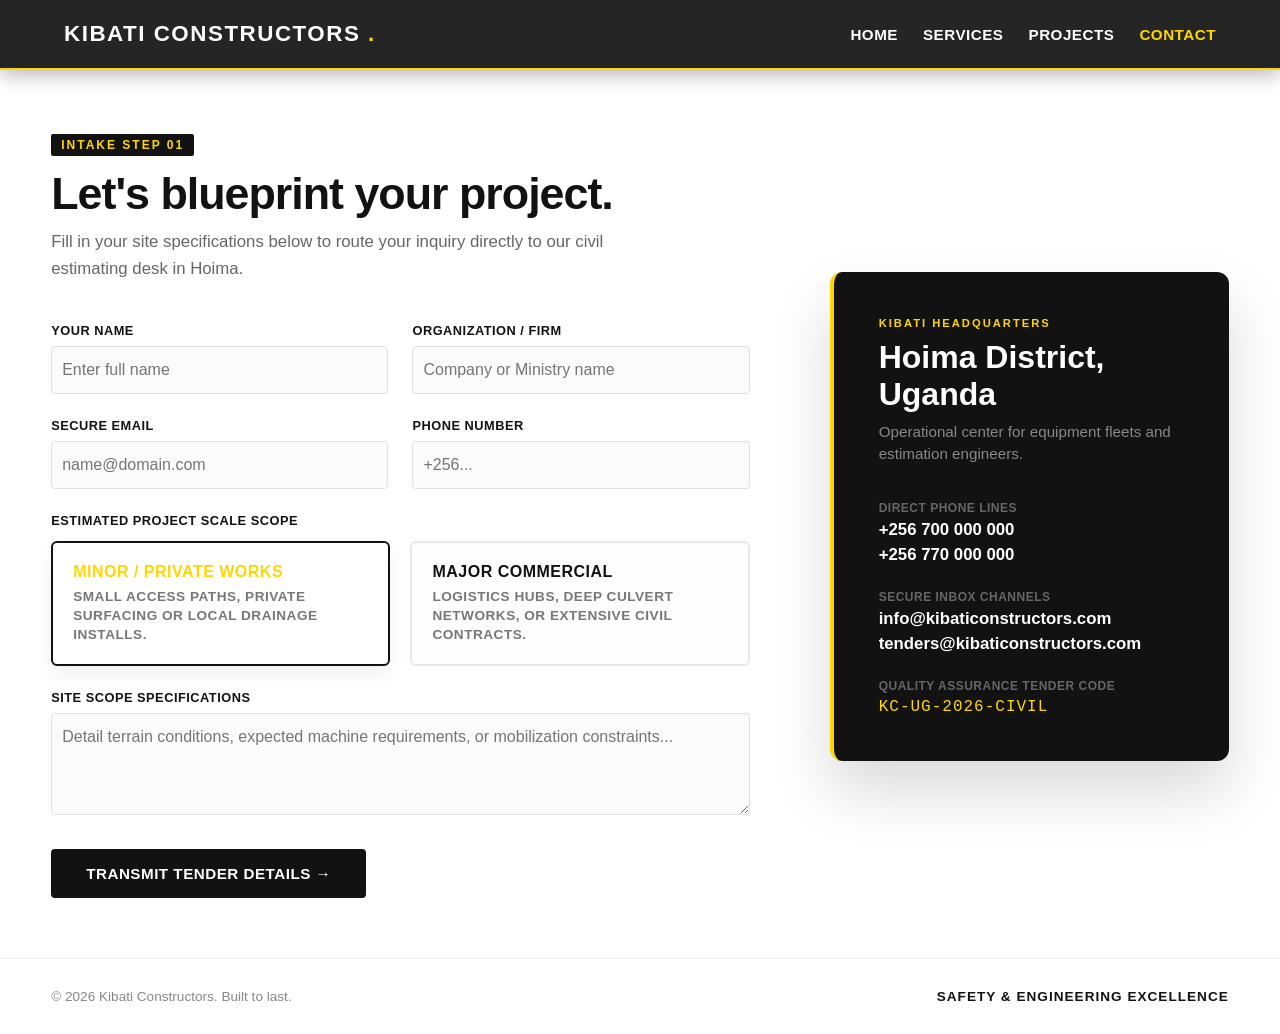
<file: KIBATI_CONSTRUCTORS_DEMO/contact.html>
<!DOCTYPE html>
<html lang="en">
<head>
  <meta charset="UTF-8">
  <meta name="viewport" content="width=device-width, initial-scale=1.0">
  <title>Tender Intake Console - Kibati Constructors</title>
  <link rel="stylesheet" href="style1.css">
  <link rel="stylesheet" href="contact.css">
</head>
<body>

  <!-- Navigation Bar -->
  <nav class="navbar">
    <div class="nav-logo">Kibati Constructors</div>
    <div class="nav-links">
      <a href="Homepage.php#hero">Home</a>
      <a href="services.php">Services</a>
      <a href="projects.php">Projects</a>
      <a href="reviews.php>Reviews</a>
      <a href="contact.html" style="color: var(--primary-gold); font-weight: 700;">Contact</a>
    </div>
  </nav>

  <!-- Clean, Spacious White Workspace Sheet -->
  <main class="dashboard-workspace">
    <div class="dashboard-split-wrapper">
      
      <!-- LEFT WORKSPACE CANVAS: The Consultation Builder Form -->
      <div class="workspace-form-side">
        <span class="step-badge">INTAKE STEP 01</span>
        <h1 class="workspace-title">Let's blueprint your project.</h1>
        <p class="workspace-subtitle">Fill in your site specifications below to route your inquiry directly to our civil estimating desk in Hoima.</p>

        <form class="premium-console-form" action="https://formspree.io" method="POST">
          <input type="text" name="_gotcha" style="display:none">
          <input type="hidden" name="_next" value="thankyou.html">

          <!-- Row 1: Core Identification -->
          <div class="console-row">
            <div class="console-field">
              <label for="name">Your Name</label>
              <input type="text" id="name" name="Name" placeholder="Enter full name" required>
            </div>
            <div class="console-field">
              <label for="org">Organization / Firm</label>
              <input type="text" id="org" name="Organization" placeholder="Company or Ministry name">
            </div>
          </div>

          <!-- Row 2: Direct Contact Channels -->
          <div class="console-row">
            <div class="console-field">
              <label for="email">Secure Email</label>
              <input type="email" id="email" name="Email" placeholder="name@domain.com" required>
            </div>
            <div class="console-field">
              <label for="phone">Phone Number</label>
              <input type="tel" id="phone" name="Phone" placeholder="+256..." required>
            </div>
          </div>

          <!-- INTERACTIVE BUDGET MATRIX SELECTION TRACK (Fixed Layout) -->
          <div class="console-field">
            <label>Estimated Project Scale Scope</label>
            <div class="budget-matrix-grid">
              
              <!-- Minor Option Box Container -->
              <div class="matrix-item">
                <input type="radio" name="Project_Scale" id="scale-minor" value="Minor/Private Works" checked>
                <label for="scale-minor" class="matrix-box">
                  <span class="matrix-title">Minor / Private Works</span>
                  <span class="matrix-desc">Small access paths, private surfacing or local drainage installs.</span>
                </label>
              </div>

              <!-- Major Option Box Container -->
              <div class="matrix-item">
                <input type="radio" name="Project_Scale" id="scale-major" value="Major Commercial">
                <label for="scale-major" class="matrix-box">
                  <span class="matrix-title">Major Commercial</span>
                  <span class="matrix-desc">Logistics hubs, deep culvert networks, or extensive civil contracts.</span>
                </label>
              </div>

            </div>
          </div>

          <!-- Row 4: Scope Specifications Area -->
          <div class="console-field">
            <label for="scope">Site Scope Specifications</label>
            <textarea id="scope" name="Scope Details" rows="4" placeholder="Detail terrain conditions, expected machine requirements, or mobilization constraints..." required></textarea>
          </div>

          <button type="submit" class="console-submit-btn">Transmit Tender Details &rarr;</button>
        </form>
      </div>

      <!-- RIGHT DASHBOARD OVERLAY: Floating Corporate Info Block -->
      <div class="workspace-info-side">
        <div class="floating-hq-card">
          <span class="hq-tag">KIBATI HEADQUARTERS</span>
          <h2>Hoima District, Uganda</h2>
          <p class="hq-sub">Operational center for equipment fleets and estimation engineers.</p>

          <div class="hq-link-row">
            <span class="hq-label">DIRECT PHONE LINES</span>
            <a href="tel:+256700000000" class="hq-value-link">+256 700 000 000</a>
            <a href="tel:+256770000000" class="hq-value-link">+256 770 000 000</a>
          </div>

          <div class="hq-link-row">
            <span class="hq-label">SECURE INBOX CHANNELS</span>
            <a href="mailto:info@kibaticonstructors.com" class="hq-value-link">info@kibaticonstructors.com</a>
            <a href="mailto:tenders@kibaticonstructors.com" class="hq-value-link">tenders@kibaticonstructors.com</a>
          </div>

          <div class="hq-link-row" style="margin-bottom: 0;">
            <span class="hq-label">QUALITY ASSURANCE TENDER CODE</span>
            <p class="hq-code-text">KC-UG-2026-CIVIL</p>
          </div>
        </div>
      </div>

    </div>
  </main>

  <!-- Pristine Horizontal Minimalist Footer Bar -->
  <footer class="minimalist-bar-footer">
    <div class="footer-bar-content">
      <p class="copyright-text">&copy; 2026 Kibati Constructors. Built to last.</p>
      <p class="branding-tagline">SAFETY & ENGINEERING EXCELLENCE</p>
    </div>
  </footer>

</body>
</html>
</file>
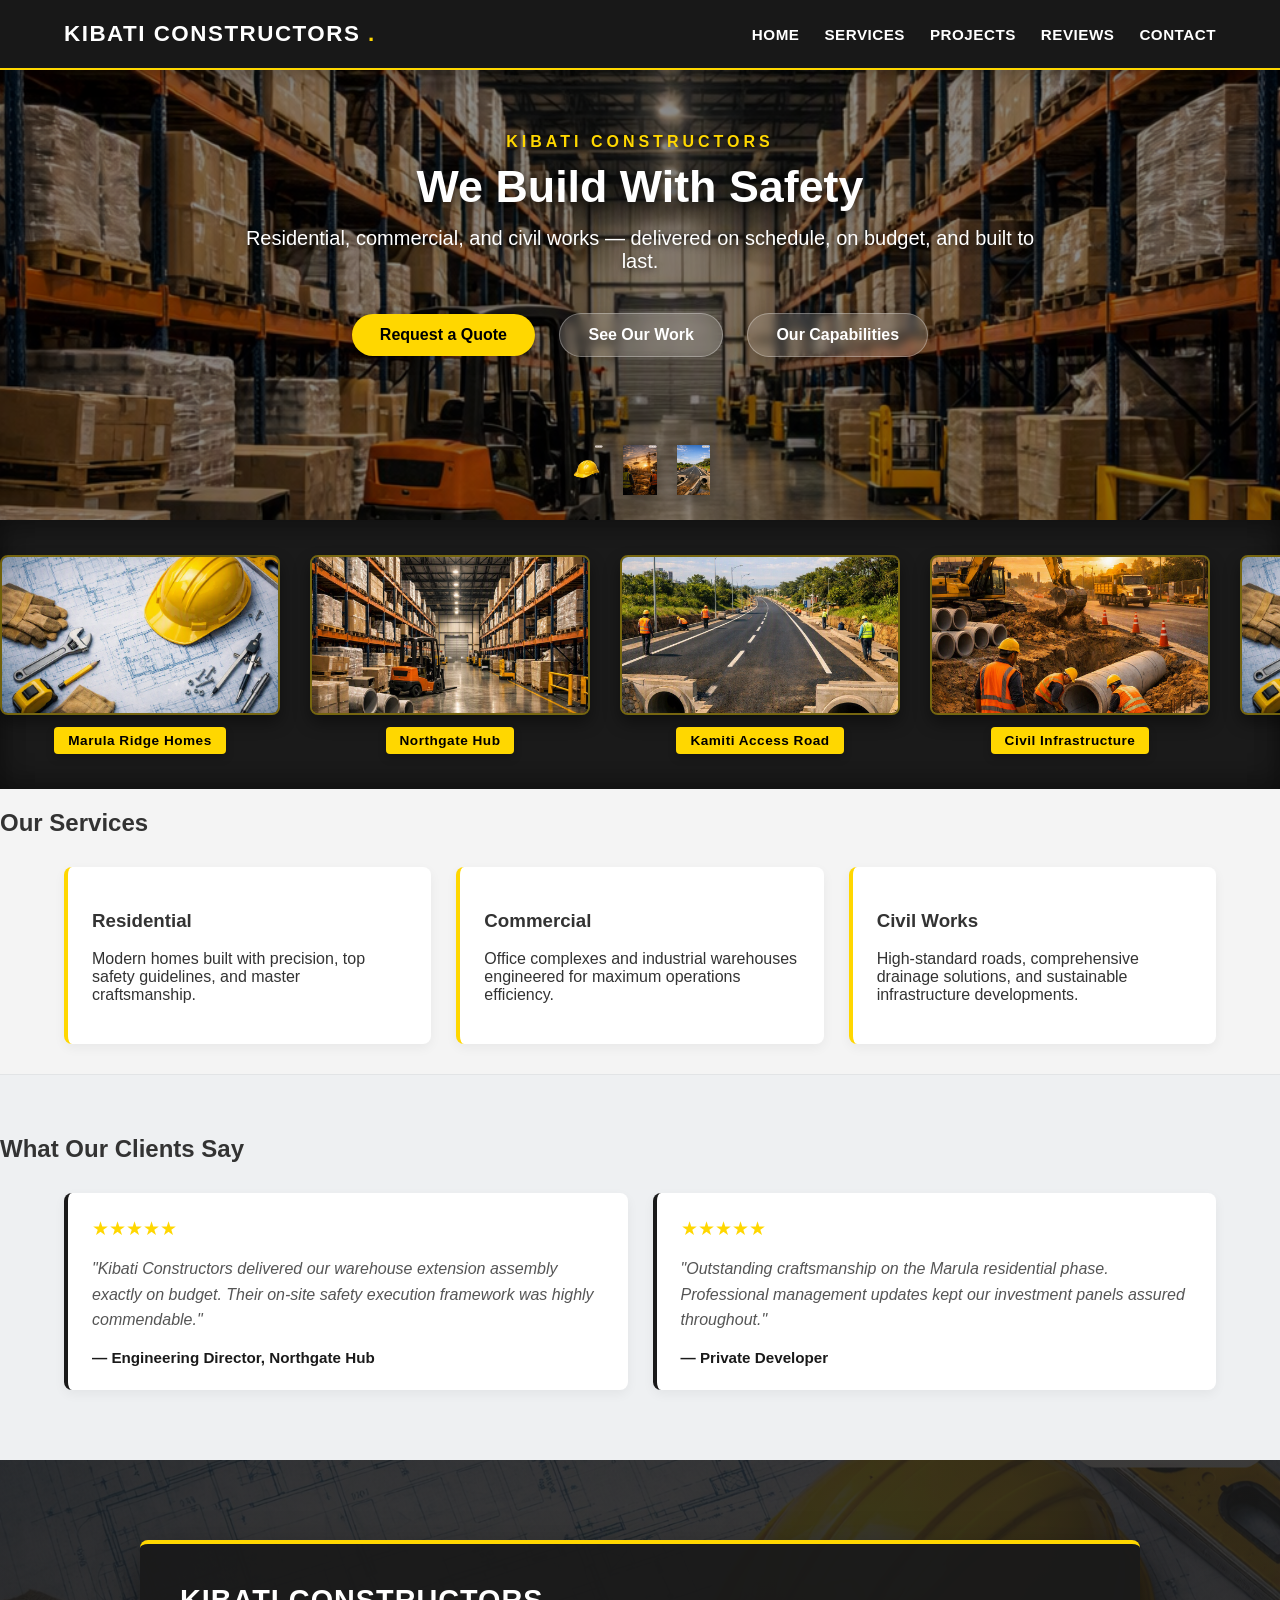
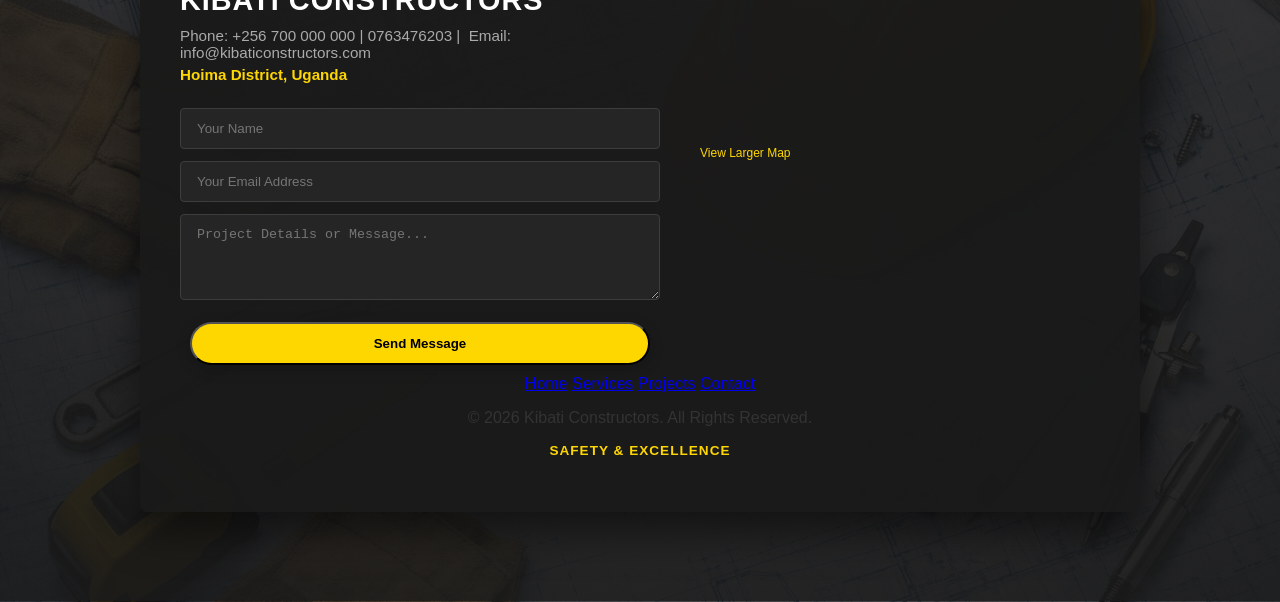
<file: KIBATI_CONSTRUCTORS_DEMO/index (2).html>
<!DOCTYPE html>
<html lang="en">
<head>
  <meta charset="UTF-8">
  <meta name="viewport" content="width=device-width, initial-scale=1.0">
  <title>Kibati Constructors</title>
  <!-- Linked to your unified style1.css stylesheet -->
  <link rel="stylesheet" href="style1.css">
</head>
<body>

  <!-- Top Navigation Bar -->
  <nav class="navbar">
    <div class="nav-logo">Kibati Constructors</div>
    
    <!-- Mobile Hamburger Toggle Trigger -->
    <input type="checkbox" id="nav-toggle" class="nav-toggle">
    <label for="nav-toggle" class="burger-menu">
      <span></span>
      <span></span>
      <span></span>
    </label>

    <div class="nav-links">
      <a href="#hero">Home</a>
      <a href="services.html">Services</a>
      <a href="projects.html">Projects</a>
      <a href="reviews.html">Reviews</a>
      <a href="contact.html">Contact</a>
    </div>
  </nav>

  <!-- Hero Section -->
  <header class="hero" id="hero">
    <img src="Copilot_20260905_193246.png" alt="Construction site at sunset" class="hero-bg">
    <div class="hero-content">
      <!-- Main Brand Accent Heading -->
      <span class="hero-brand-tag">KIBATI CONSTRUCTORS</span>
      <h1>We Build With Safety</h1>
      <p>Residential, commercial, and civil works — delivered on schedule, on budget, and built to last.</p>
      <a href="#contact" class="btn btn-primary">Request a Quote</a>
      <a href="projects.html" class="btn btn-secondary">See Our Work</a>
  <a href="services.html" class="btn btn-secondary">Our Capabilities</a>
    </div>
    <!-- Floating icons with the staggered vertical loop delay -->
    <div class="hero-icons">
      <img src="Copilot_20260905_192943.png" alt="Safety helmet" class="float-icon">
      <img src="Copilot_20260905_192948.png" alt="Crane icon" class="float-icon">
      <img src="Copilot_20260905_193237.png" alt="Blueprint icon" class="float-icon">
    </div>
  </header>

  <!-- Projects Section (Infinite Ribbon Slider Track with synchronized identifiers) -->
  <section id="projects" class="ribbon-slider">
    <div class="ribbon-track">
      
      <!-- Project 1 -->
      <div class="ribbon-item">
        <img src="Copilot_20260905_193358.png" alt="Marula Ridge Homes">
        <span class="caption">Marula Ridge Homes</span>
      </div>
      
      <!-- Project 2 -->
      <div class="ribbon-item">
        <img src="Copilot_20260905_193246.png" alt="Northgate Hub">
        <span class="caption">Northgate Hub</span>
      </div>
      
      <!-- Project 3 -->
      <div class="ribbon-item">
        <img src="Copilot_20260905_193237.png" alt="Kamiti Access Road">
        <span class="caption">Kamiti Access Road</span>
      </div>

      <!-- Project 4 -->
      <div class="ribbon-item">
        <img src="Copilot_20260905_192928.png" alt="Civil works road construction">
        <span class="caption">Civil Infrastructure</span>
      </div>

      <!-- EXACT DUPLICATE SET: Required for the infinite marquee trick to work cleanly -->
      <div class="ribbon-item">
        <img src="Copilot_20260905_193358.png" alt="Marula Ridge Homes">
        <span class="caption">Marula Ridge Homes</span>
      </div>
      <div class="ribbon-item">
        <img src="Copilot_20260905_193246.png" alt="Northgate Hub">
        <span class="caption">Northgate Hub</span>
      </div>
      <div class="ribbon-item">
        <img src="Copilot_20260905_193237.png" alt="Kamiti Access Road">
        <span class="caption">Kamiti Access Road</span>
      </div>
      <div class="ribbon-item">
        <img src="Copilot_20260905_192928.png" alt="Civil works road construction">
        <span class="caption">Civil Infrastructure</span>
      </div>

    </div>
  </section>

  <!-- Services Section -->
  <section id="services">
    <h2>Our Services</h2>
    <div class="compact-grid">
      <div class="compact-card">
        <h3>Residential</h3>
        <p>Modern homes built with precision, top safety guidelines, and master craftsmanship.</p>
      </div>
      <div class="compact-card">
        <h3>Commercial</h3>
        <p>Office complexes and industrial warehouses engineered for maximum operations efficiency.</p>
      </div>
      <div class="compact-card">
        <h3>Civil Works</h3>
        <p>High-standard roads, comprehensive drainage solutions, and sustainable infrastructure developments.</p>
      </div>
    </div>
  </section>

  <!-- Client Reviews Testimonials Section -->
  <section id="testimonials" class="testimonials-sec">
    <h2>What Our Clients Say</h2>
    <div class="compact-grid">
      <div class="compact-card testimonial-card">
        <div class="star-rating">★★★★★</div>
        <p class="review-text">"Kibati Constructors delivered our warehouse extension assembly exactly on budget. Their on-site safety execution framework was highly commendable."</p>
        <h4 class="client-name">— Engineering Director, Northgate Hub</h4>
      </div>
      <div class="compact-card testimonial-card">
        <div class="star-rating">★★★★★</div>
        <p class="review-text">"Outstanding craftsmanship on the Marula residential phase. Professional management updates kept our investment panels assured throughout."</p>
        <h4 class="client-name">— Private Developer</h4>
      </div>
    </div>
  </section>

  <!-- Upgraded Footer Section with Form & Map Layout Integration -->
  <footer class="site-footer" id="contact" style="background-image: linear-gradient(rgba(26, 26, 26, 0.85), rgba(26, 26, 26, 0.95)), url('Copilot_20260905_193358.png');">
    
    <!-- Floating Minimalist Focal Card (Dual-Column Flex Grid) -->
    <div class="footer-brand-card">
      <div class="footer-grid">
        
        <!-- Left Column: Contact Details & Input Form -->
        <div class="footer-form-col">
          <h3>KIBATI CONSTRUCTORS</h3>
          <p class="contact-meta">Phone: +256 700 000 000 | 0763476203&nbsp;|&nbsp; Email: info@kibaticonstructors.com</p>
          <p class="contact-location">Hoima District, Uganda</p>

          <!-- Status banner: filled in by the script at the bottom of the page
               based on ?contact=success / ?contact=error from contact.php -->
          <div id="form-status" class="form-status" style="display:none;"></div>

          <!-- Modern Contact Input Interface -->
          <form class="contact-form" action="contact.php" method="POST">
            <input type="text" name="name" placeholder="Your Name" required autocomplete="name">
            <input type="email" name="email" placeholder="Your Email Address" required autocomplete="email">
            <textarea name="message" placeholder="Project Details or Message..." rows="4" required></textarea>
            <!-- Honeypot: invisible to real visitors, bots often fill every field -->
            <input type="text" name="website" autocomplete="off" tabindex="-1" aria-hidden="true"
                   style="position:absolute; left:-9999px; width:1px; height:1px; opacity:0;">
            <button type="submit" class="btn btn-primary form-submit">Send Message</button>
          </form>
        </div>

       
        <!-- Right Column: High-Performance Google Maps Embed Frame -->
        <div class="footer-map-col">
          <div class="map-container">
            <iframe 
              src="https://google.com" 
              style="border: none; width: 100%; height: 100%; border-radius: 4px;" 
              allowfullscreen="" 
              loading="lazy" 
              referrerpolicy="no-referrer-when-downgrade"
              title="Kibati Constructors Office Location Map">
            </iframe>
          </div>
          <small><a href="https://google.com" target="_blank" style="color: var(--primary-gold); text-decoration: none; font-size: 0.75rem; display: block; margin-top: 8px;">View Larger Map</a></small>
        </div>

      </div><!-- /.footer-grid -->

      <!-- Sleek Single-Line Navigation row -->
      <div class="footer-nav-row">
        <a href="#hero">Home</a>
        <a href="services.html">Services</a>
        <a href="projects.html">Projects</a>
        <a href="contact.html">Contact</a>
      </div>

      <!-- Bottom Accent Layout Bar -->
      <div class="footer-bottom-bar">
        <p>&copy; 2026 Kibati Constructors. All Rights Reserved.</p>
        <p style="color: var(--primary-gold); font-weight: 700; font-size: 0.85rem; letter-spacing: 1px;">SAFETY & EXCELLENCE</p>
      </div>

    </div><!-- /.footer-brand-card -->
  </footer>

  <script>
    // Show a success/error banner after the contact form redirects back here.
    (function () {
      var params = new URLSearchParams(window.location.search);
      var status = params.get('contact');
      var box = document.getElementById('form-status');
      if (!status || !box) return;
      if (status === 'success') {
        box.textContent = "Thanks — your message has been sent. We'll be in touch soon.";
        box.style.cssText = 'display:block;padding:10px 14px;margin-bottom:12px;border-radius:4px;background:#1e4620;color:#c9f7cc;';
      } else {
        box.textContent = 'Something went wrong — please check your name, email, and message, then try again.';
        box.style.cssText = 'display:block;padding:10px 14px;margin-bottom:12px;border-radius:4px;background:#4a1e1e;color:#f7c9c9;';
      }
    })();
  </script>

</body>
</html>
</file>
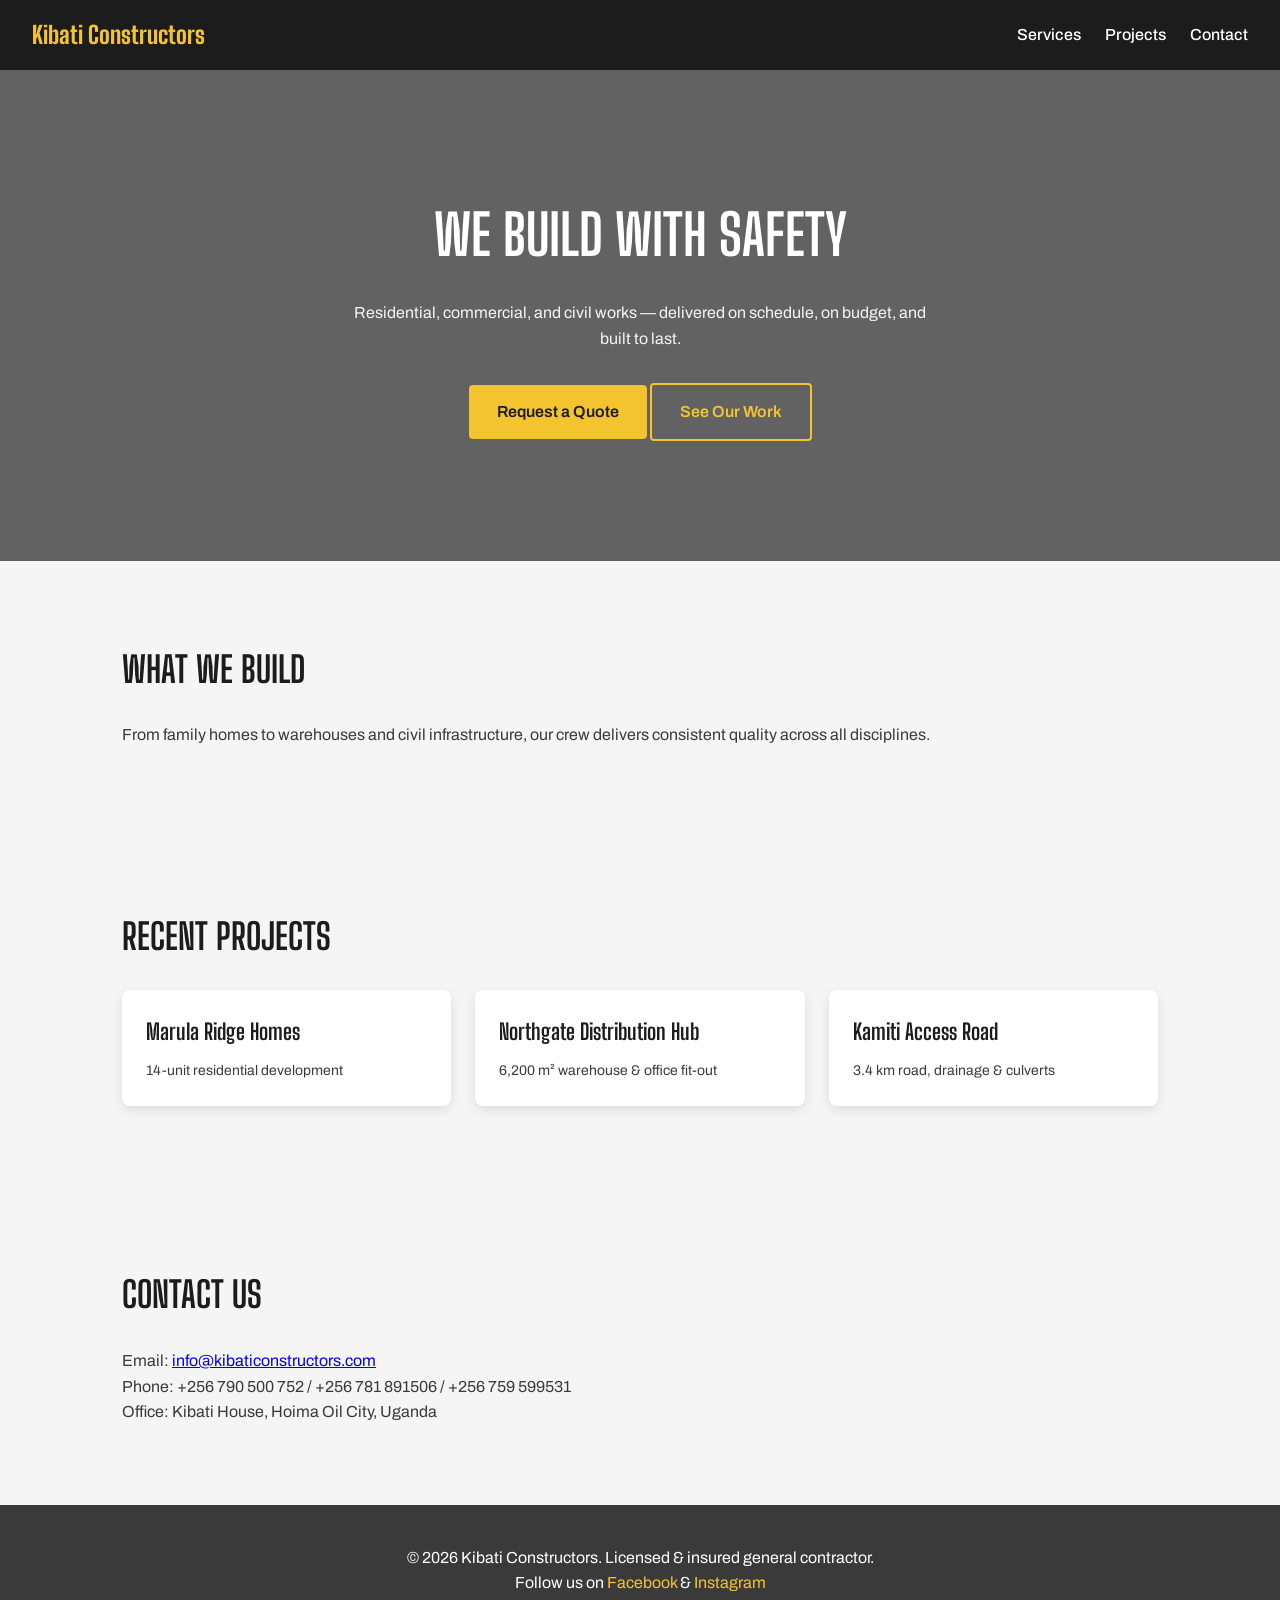
<file: KIBATI_CONSTRUCTORS_DEMO/index1.html>
<!DOCTYPE html>
<html lang="en">
<head>
  <meta charset="UTF-8">
  <meta name="viewport" content="width=device-width, initial-scale=1.0">
  <title>Kibati Constructors</title>
  <link href="https://fonts.googleapis.com/css2?family=Big+Shoulders+Display:wght@700;800&family=Archivo:wght@400;500;600&display=swap" rel="stylesheet">
  <style>
    :root {
      --black: #1C1C1C;
      --dark-gray: #3A3A3A;
      --light-gray: #F5F5F5;
      --yellow: #F4C430;
      --yellow-dark: #CFA000;
      --white: #FFFFFF;
      --display: 'Big Shoulders Display', sans-serif;
      --body: 'Archivo', sans-serif;
    }

    * { margin: 0; padding: 0; box-sizing: border-box; }
    body { font-family: var(--body); background: var(--light-gray); color: var(--black); line-height: 1.6; }

    /* Navigation */
    nav {
      background: var(--black);
      color: var(--white);
      padding: 16px 32px;
      display: flex; justify-content: space-between; align-items: center;
      position: sticky; top: 0; z-index: 100;
    }
    nav .brand { font-family: var(--display); font-size: 24px; font-weight: 800; color: var(--yellow); text-decoration: none; }
    nav ul { list-style: none; display: flex; gap: 24px; }
    nav ul a { color: var(--white); text-decoration: none; font-weight: 500; }
    nav ul a:hover { color: var(--yellow); }

    /* Hero */
    .hero {
      background: url('https://copilot.microsoft.com/th/id/BCO.5326bc65-7174-4bb5-8c7e-c76e6f4169d7.png') no-repeat center center/cover;
      color: var(--white);
      text-align: center;
      padding: 120px 32px;
      position: relative;
    }
    .hero::after {
      content: "";
      position: absolute;
      top: 0; left: 0; right: 0; bottom: 0;
      background: rgba(0,0,0,0.6); /* dark overlay for readability */
    }
    .hero-content {
      position: relative;
      z-index: 1;
    }
    .hero h1 { font-family: var(--display); font-size: 56px; margin-bottom: 20px; text-transform: uppercase; }
    .hero p { max-width: 600px; margin: 0 auto 32px; color: var(--light-gray); }
    .btn { display: inline-block; padding: 14px 28px; font-weight: 600; text-decoration: none; border-radius: 4px; transition: 0.3s; }
    .btn-primary { background: var(--yellow); color: var(--black); }
    .btn-primary:hover { background: var(--yellow-dark); }
    .btn-ghost { border: 2px solid var(--yellow); color: var(--yellow); background: transparent; }
    .btn-ghost:hover { background: var(--yellow); color: var(--black); }

    /* Sections */
    section { padding: 80px 32px; max-width: 1100px; margin: auto; }
    section h2 { font-family: var(--display); font-size: 36px; margin-bottom: 24px; text-transform: uppercase; color: var(--black); }
    section p { color: var(--dark-gray); }

    /* Projects Grid */
    .projects-grid { display: grid; grid-template-columns: repeat(auto-fit, minmax(300px, 1fr)); gap: 24px; }
    .project-card {
      background: var(--white);
      padding: 24px;
      border-radius: 8px;
      box-shadow: 0 4px 12px rgba(0,0,0,0.1);
      transition: transform 0.3s;
    }
    .project-card:hover { transform: translateY(-6px); }
    .project-card h3 { font-family: var(--display); font-size: 22px; margin-bottom: 8px; }
    .project-card span { color: var(--dark-gray); font-size: 14px; }

    /* Footer */
    footer { background: var(--dark-gray); color: var(--white); padding: 40px 32px; text-align: center; }
    footer a { color: var(--yellow); text-decoration: none; }
    footer a:hover { color: var(--yellow-dark); }
  </style>
</head>
<body>

  <!-- Navigation -->
  <nav>
    <a href="#top" class="brand">Kibati Constructors</a>
    <ul>
      <li><a href="#services">Services</a></li>
      <li><a href="#projects">Projects</a></li>
      <li><a href="#contact">Contact</a></li>
    </ul>
  </nav>

  <!-- Hero -->
  <header class="hero" id="top">
    <div class="hero-content">
      <h1>We Build With Safety</h1>
      <p>Residential, commercial, and civil works — delivered on schedule, on budget, and built to last.</p>
      <a href="#contact" class="btn btn-primary">Request a Quote</a>
      <a href="#projects" class="btn btn-ghost">See Our Work</a>
    </div>
  </header>

  <!-- Services -->
  <section id="services">
    <h2>What We Build</h2>
    <p>From family homes to warehouses and civil infrastructure, our crew delivers consistent quality across all disciplines.</p>
  </section>

  <!-- Projects -->
  <section id="projects">
    <h2>Recent Projects</h2>
    <div class="projects-grid">
      <div class="project-card">
        <h3>Marula Ridge Homes</h3>
        <span>14-unit residential development</span>
      </div>
      <div class="project-card">
        <h3>Northgate Distribution Hub</h3>
        <span>6,200 m² warehouse & office fit-out</span>
      </div>
      <div class="project-card">
        <h3>Kamiti Access Road</h3>
        <span>3.4 km road, drainage & culverts</span>
      </div>
    </div>
  </section>

  <!-- Contact -->
  <section id="contact">
    <h2>Contact Us</h2>
    <p>Email: <a href="mailto:info@kibaticonstructors.com">info@kibaticonstructors.com</a></p>
    <p>Phone: +256 790 500 752 / +256 781 891506 / +256 759 599531</p>
    <p>Office: Kibati House, Hoima Oil City, Uganda</p>
  </section>

  <!-- Footer -->
  <footer>
    <p>© 2026 Kibati Constructors. Licensed & insured general contractor.</p>
    <p>Follow us on <a href="#">Facebook</a> & <a href="#">Instagram</a></p>
  </footer>

</body>
</html>
</file>
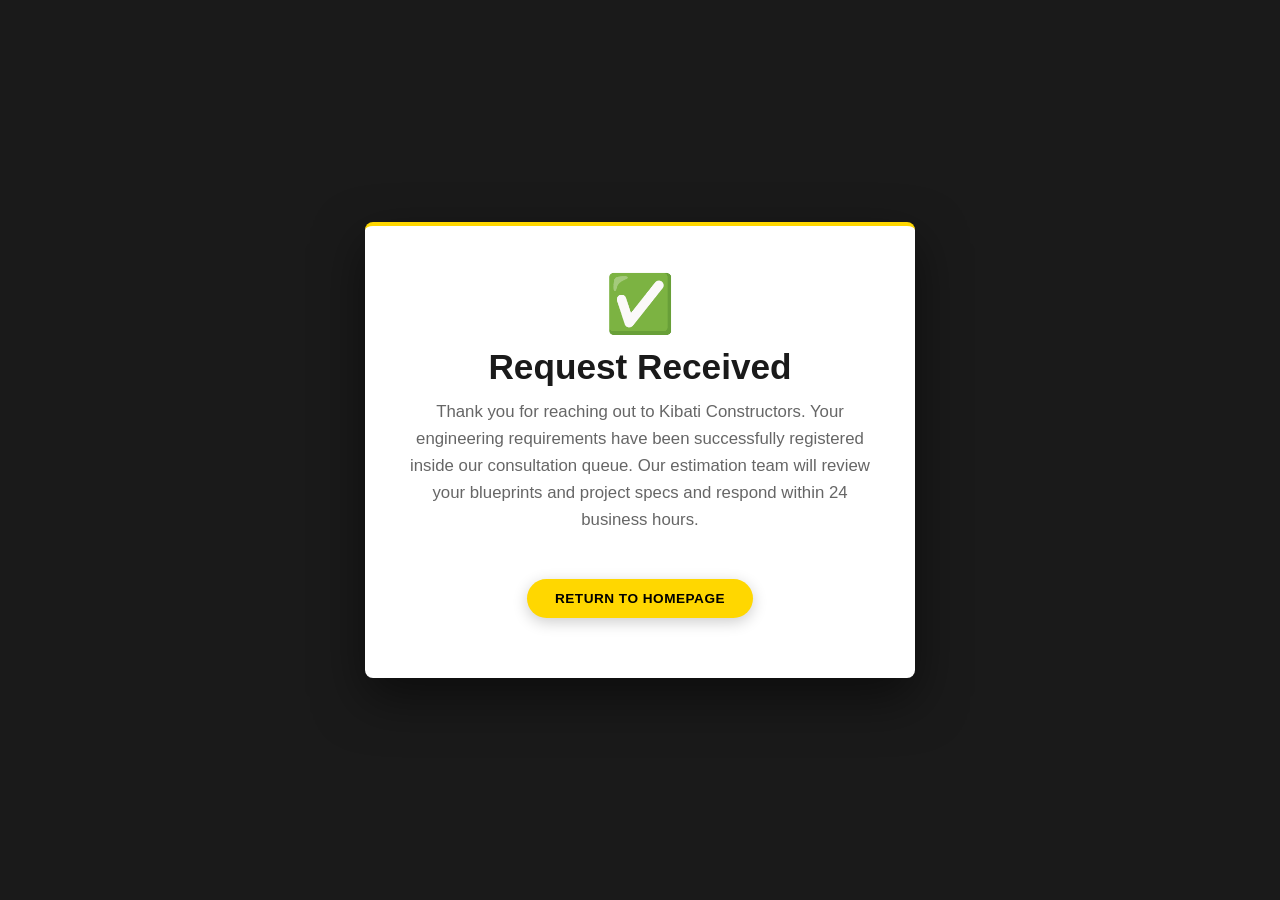
<file: KIBATI_CONSTRUCTORS_DEMO/thankyou.html>
<!DOCTYPE html>
<html lang="en">
<head>
  <meta charset="UTF-8">
  <meta name="viewport" content="width=device-width, initial-scale=1.0">
  <title>Submission Successful - Kibati Constructors</title>
  <link rel="stylesheet" href="style1.css">
  <style>
    .success-canvas {
      min-height: 100vh;
      display: flex;
      align-items: center;
      justify-content: center;
      background: #1a1a1a;
      padding: 0 5%;
    }
    .success-card {
      background: #ffffff;
      max-width: 550px;
      width: 100%;
      padding: 50px 40px;
      border-radius: 8px;
      text-align: center;
      box-shadow: 0 20px 50px rgba(0,0,0,0.5);
      border-top: 4px solid var(--primary-gold, #FFD700);
    }
    .success-badge {
      font-size: 3.5rem;
      margin-bottom: 15px;
      display: inline-block;
      line-height: 1;
    }
    .success-card h1 {
      font-size: 2.2rem;
      color: #1a1a1a;
      margin: 0 0 12px 0;
      font-weight: 800;
    }
    .success-card p {
      color: #666666;
      font-size: 1.05rem;
      line-height: 1.6;
      margin: 0 0 35px 0;
    }
    .return-btn {
      text-decoration: none;
      font-weight: 700;
      text-transform: uppercase;
      letter-spacing: 0.5px;
      font-size: 0.85rem;
    }
  </style>
</head>
<body>

  <main class="success-canvas">
    <div class="success-card">
      <span class="success-badge">✅</span>
      <h1>Request Received</h1>
      <p>Thank you for reaching out to Kibati Constructors. Your engineering requirements have been successfully registered inside our consultation queue. Our estimation team will review your blueprints and project specs and respond within 24 business hours.</p>
      
      <!-- FIXED: Changed target path from Homepage.html to Homepage.php -->
      <a href="Homepage.php" class="btn btn-primary return-btn">Return To Homepage</a>
    </div>
  </main>

</body>
</html>
</file>
<file: KIBATI_CONSTRUCTORS_DEMO/style1.css>
/* ==========================================================================
   1. Design Variables, Speed Controls, & Global Reset
   ========================================================================== */
:root {
  --primary-gold: #FFD700;    /* Premium Accent Gold */
  --dark-charcoal: #1a1a1a;   /* Rich Deep Background */
  --light-gray: #f4f4f4;      /* Page Background */
  --text-dark: #333333;
  --text-light: #ffffff;
  --transition-smooth: all 0.3s cubic-bezier(0.25, 0.8, 0.25, 1);
  
  /* SPEED MODULES: Edit these timelines to control movement pacing */
  --slider-speed: 25s;        /* Pacing length for project tracking ribbon */
  --float-speed: 4s;          /* Pacing length for hero icon bounce loops */
}

* {
  box-sizing: border-box;
}

html {
  scroll-behavior: smooth;    /* Clean native anchor scroll functionality */
  scroll-margin-top: 70px;    /* Stops header tracking from blocking page text items */
}

body {
  margin: 0;
  padding: 0;
  font-family: 'Segoe UI', Arial, sans-serif;
  background: var(--light-gray);
  color: var(--text-dark);
  overflow-x: hidden;         /* Completely blocks layout track breakout bar leaks */
}

/* ==========================================================================
   2. Top Navigation Header Bar & Mobile Menu
   ========================================================================== */
.navbar {
  position: fixed;
  top: 0;
  left: 0;
  width: 100%;
  height: 70px;
  background: rgba(26, 26, 26, 0.95);
  backdrop-filter: blur(10px);
  display: flex;
  justify-content: space-between;
  align-items: center;
  padding: 0 5%;
  z-index: 999;
  border-bottom: 2px solid var(--primary-gold);
  box-shadow: 0 4px 20px rgba(0, 0, 0, 0.3);
}

.nav-logo {
  color: var(--text-light);
  font-size: 1.4rem;
  font-weight: 800;
  letter-spacing: 1.5px;
  text-transform: uppercase;
}

.nav-logo::after {
  content: ' .';
  color: var(--primary-gold);
}

.nav-links {
  display: flex;
  gap: 25px;
}

.nav-links a {
  color: var(--text-light);
  text-decoration: none;
  font-size: 0.95rem;
  font-weight: 600;
  text-transform: uppercase;
  letter-spacing: 0.5px;
  transition: var(--transition-smooth);
}

.nav-links a:hover {
  color: var(--primary-gold);
}

.nav-toggle {
  display: none;
}

.burger-menu {
  display: none;
  flex-direction: column;
  gap: 5px;
  cursor: pointer;
}

.burger-menu span {
  display: block;
  width: 28px;
  height: 3px;
  background: var(--text-light);
  border-radius: 2px;
  transition: var(--transition-smooth);
}

/* ==========================================================================
   3. Hero Showcase Module & Floating Interaction Filters
   ========================================================================== */
.hero {
  position: relative;
  text-align: center;
  color: var(--text-light);
  background: #000000;
  overflow: hidden;
  padding-top: 70px; 
}

.hero-bg {
  width: 100%;
  height: 450px;
  object-fit: cover;
  opacity: 0.55; 
  display: block;
}

.hero-content {
  position: absolute;
  top: 48%;
  left: 50%;
  transform: translate(-50%, -50%);
  width: 90%;
  max-width: 800px;
  z-index: 2;
}

.hero-brand-tag {
  display: inline-block;
  font-size: 1rem;
  font-weight: 700;
  letter-spacing: 4px;
  color: var(--primary-gold);
  margin-bottom: 10px;
  text-transform: uppercase;
  text-shadow: 0 2px 4px rgba(0,0,0,0.5);
}

.hero-content h1 {
  font-size: 2.8rem;
  margin: 0 0 15px 0;
  text-shadow: 0 4px 12px rgba(0, 0, 0, 0.6);
  font-weight: 800;
}

.hero-content p {
  font-size: 1.25rem;
  margin: 0 0 30px 0;
  text-shadow: 0 2px 6px rgba(0, 0, 0, 0.6);
}

.btn {
  display: inline-block;
  padding: 12px 28px;
  margin: 10px;
  text-decoration: none;
  border-radius: 50px;
  font-weight: 600;
  transition: var(--transition-smooth);
  box-shadow: 0 4px 15px rgba(0, 0, 0, 0.2);
}

.btn-primary {
  background: var(--primary-gold);
  color: #000000;
}

.btn-primary:hover {
  transform: translateY(-3px);
  box-shadow: 0 6px 20px rgba(255, 215, 0, 0.4);
}

.btn-secondary {
  background: rgba(255, 255, 255, 0.15);
  color: var(--text-light);
  backdrop-filter: blur(5px);
  border: 1px solid rgba(255, 255, 255, 0.3);
}

.btn-secondary:hover {
  background: var(--text-light);
  color: #000000;
  transform: translateY(-3px);
}

.hero-icons {
  position: absolute;
  bottom: 25px;
  left: 50%;
  transform: translateX(-50%);
  display: flex;
  gap: 20px;
  z-index: 2;
}

.float-icon {
  width: auto;
  max-width: 60px;
  height: 50px;
  object-fit: contain;
  filter: drop-shadow(0 4px 8px rgba(0,0,0,0.4));
  animation: gentleFloat var(--float-speed) ease-in-out infinite;
  transition: transform 0.3s cubic-bezier(0.175, 0.885, 0.32, 1.275), filter 0.3s ease;
  cursor: pointer;
}

.float-icon:nth-child(2) { animation-delay: 0.6s; }
.float-icon:nth-child(3) { animation-delay: 1.2s; }

.float-icon:hover {
  transform: scale(1.2) translateY(-5px) !important;
  filter: drop-shadow(0 8px 16px rgba(255, 215, 0, 0.6));
}

/* ==========================================================================
   4. Ribbon Slider Module (Project Horizontal Infinite Marquee Fixed Style)
   ========================================================================== */
#projects.ribbon-slider,
.ribbon-slider {
  width: 100% !important;
  overflow: hidden !important;
  background: var(--dark-charcoal) !important;
  padding: 35px 0 !important;
  box-shadow: inset 0 10px 25px rgba(0,0,0,0.3), inset 0 -10px 25px rgba(0,0,0,0.3) !important;
  display: block !important;
}

.ribbon-track {
  display: flex !important;
  gap: 30px !important;
  width: max-content !important; /* Critical override: keeps elements expanding horizontally */
  animation: scrollTrack var(--slider-speed) linear infinite !important;
}

.ribbon-slider:hover .ribbon-track {
  animation-play-state: paused !important; /* Stops tracking scroll on mouse focus hover */
}

.ribbon-item {
  flex-shrink: 0 !important;   /* Critical override: completely stops phone browsers from compressing boxes */
  width: 280px !important; 
  text-align: center !important;
  text-decoration: none !important;
  display: inline-block !important;
}

.ribbon-item img {
  width: 100% !important;
  height: 160px !important;
  object-fit: cover !important; 
  border: 2px solid rgba(255, 215, 0, 0.4) !important;
  border-radius: 8px !important;
  display: block !important;
  box-shadow: 0 8px 16px rgba(0,0,0,0.4) !important;
  transition: transform 0.5s cubic-bezier(0.165, 0.84, 0.44, 1), border-color 0.3s ease !important;
}

.ribbon-item:hover img {
  transform: scale(1.06) !important;
  border-color: var(--primary-gold) !important;
}

.ribbon-item .caption {
  display: inline-block !important;
  margin-top: 12px !important;
  font-size: 0.85rem !important;
  font-weight: 700 !important;
  letter-spacing: 0.5px !important;
  color: #000000 !important;
  background: var(--primary-gold) !important;
  padding: 6px 14px !important;
  border-radius: 4px !important;
  box-shadow: 0 4px 8px rgba(0,0,0,0.2) !important;
}

/* ==========================================================================
   5. Compact Page Layout Utility Grid
   ========================================================================== */
.compact-grid {
  display: grid;
  grid-template-columns: repeat(auto-fit, minmax(280px, 1fr));
  gap: 25px;
  width: 90%;
  max-width: 1200px;
  margin: 30px auto;
}

.compact-card {
  background: #ffffff;
  padding: 24px;
  border-radius: 8px;
  box-shadow: 0 4px 12px rgba(0, 0, 0, 0.05);
  border-left: 4px solid var(--primary-gold);
  position: relative;
  top: 0;
  transition: transform 0.4s cubic-bezier(0.165, 0.84, 0.44, 1), 
              box-shadow 0.4s cubic-bezier(0.165, 0.84, 0.44, 1);
  cursor: pointer;
}

.compact-card:hover {
  transform: translateY(-8px);
  box-shadow: 0 12px 28px rgba(0, 0, 0, 0.12);
}

/* ==========================================================================
   6. Client Review Testimonials Component
   ========================================================================== */
.testimonials-sec {
  background: #eef0f2;
  padding: 40px 0;
  border-top: 1px solid rgba(0,0,0,0.05);
}

.testimonial-card {
  border-left: 4px solid var(--dark-charcoal) !important;
}

.star-rating {
  color: var(--primary-gold);
  font-size: 1.2rem;
  margin-bottom: 12px;
}

.review-text {
  font-style: italic;
  line-height: 1.6;
  color: #555;
}

.client-name {
  margin: 15px 0 0 0;
  font-size: 0.95rem;
  color: var(--dark-charcoal);
}

/* ==========================================================================
   7. Re-designed Minimalist Footer, Form, and Map Assemblies
   ========================================================================== */
.site-footer {
  width: 100%;
  position: relative;
  background-size: cover;
  background-position: center;
  background-repeat: no-repeat;
  padding: 80px 0 40px 0;
  display: flex;
  flex-direction: column;
  align-items: center;
  justify-content: center;
  text-align: center;
}

.footer-brand-card {
  background: rgba(26, 26, 26, 0.95); 
  border-top: 4px solid var(--primary-gold);
  padding: 40px;
  max-width: 1000px; 
  width: 90%;
  border-radius: 8px;
  box-shadow: 0 20px 40px rgba(0, 0, 0, 0.5);
  margin-bottom: 50px;
}

.footer-grid {
  display: grid;
  grid-template-columns: 1.2fr 1fr;
  gap: 40px;
  text-align: left;
}

.footer-form-col h3 {
  color: var(--text-light);
  font-size: 1.8rem;
  margin: 0 0 10px 0;
  letter-spacing: 1px;
}

.contact-meta {
  color: #aaaaaa;
  font-size: 0.95rem;
  margin: 10px 0 5px 0;
}

.contact-location {
  margin: 0 0 25px 0;
  font-size: 0.95rem;
  font-weight: 700;
  color: var(--primary-gold);
}

.contact-form {
  display: flex;
  flex-direction: column;
  gap: 12px;
}

.contact-form input,
.contact-form textarea {
  width: 100%;
  padding: 12px 16px;
  background: #252525;
  border: 1px solid #3d3d3d;
  border-radius: 4px;
/* ==========================================================================
   11. GPU Hardware Acceleration Patch (Lag Fix)
   ========================================================================== */

/* Forces the browser to use the GPU (graphics card) to render the moving track */
.ribbon-track {
  will-change: transform;
  transform: translate3d(0, 0, 0);
  backface-visibility: hidden;
  perspective: 1000px;
}

/* Smooths out the floating icons in the hero section */
.float-icon {
  will-change: transform;
  transform: translate3d(0, 0, 0);
  backface-visibility: hidden;
}

/* Smooths out the card pop-up transitions */
.compact-card {
  will-change: transform, box-shadow;
  transform: translate3d(0, 0, 0);
}
.map-container {
  width: 100% !important;
  min-width: 250px !important;
  height: 320px !important; /* Forces a stable physical height dimension */
  min-height: 320px !important;
  display: block !important; /* Prevents container collapses */
  background: #252525;
  border-radius: 6px;
  border: 1px solid #3d3d3d;
  padding: 4px;
  box-shadow: 0 4px 15px rgba(0,0,0,0.2);
  position: relative;
}

/* Forces the Google Frame inside to strictly map out to the container margins */
.map-container iframe {
  display: block !important;
  width: 100% !important;
  height: 100% !important;
}
</file>
<file: KIBATI_CONSTRUCTORS_DEMO/contact.css>
/* ==========================================================================
   Premium Re-Designed Geometric Workspace Console Stylesheet
   ========================================================================== */
.dashboard-workspace {
  background: #ffffff; 
  min-height: 100vh;
  padding-top: 75px; 
  display: flex;
  align-items: center;
}

.dashboard-split-wrapper {
  display: flex;
  width: 100%;
  max-width: 1300px;
  margin: 0 auto;
  padding: 60px 4%;
  gap: 80px;
}

/* ==========================================================================
   Left Workspace Form Elements Layout
   ========================================================================== */
.workspace-form-side {
  flex: 1.4;
}

.step-badge {
  font-size: 0.75rem;
  font-weight: 800;
  letter-spacing: 2px;
  background: #121212;
  color: var(--primary-gold, #FFD700);
  padding: 4px 10px;
  border-radius: 2px;
}

.workspace-title {
  font-size: 2.8rem;
  font-weight: 800;
  letter-spacing: -1px;
  color: #121212;
  margin: 15px 0 10px 0;
}

.workspace-subtitle {
  font-size: 1.05rem;
  line-height: 1.6;
  color: #666666;
  margin: 0 0 40px 0;
  max-width: 600px;
}

.premium-console-form {
  display: flex;
  flex-direction: column;
  gap: 24px;
}

.console-row {
  display: flex;
  gap: 24px;
}

.console-field {
  display: flex;
  flex-direction: column;
  gap: 8px;
  flex: 1;
}

.console-field label {
  font-size: 0.8rem;
  font-weight: 700;
  color: #121212;
  text-transform: uppercase;
  letter-spacing: 0.5px;
}

.premium-console-form input,
.premium-console-form textarea {
  width: 100%;
  padding: 14px 10px; /* Enhanced space allows seamless text entry focus */
  background: #fbfbfb;
  border: 1px solid #e0e0e0;
  font-family: inherit;
  font-size: 1rem;
  color: #121212;
  transition: all 0.3s ease;
  border-radius: 4px;
}

.premium-console-form input:focus,
.premium-console-form textarea:focus {
  outline: none;
  border-color: #121212;
  background: #ffffff;
  box-shadow: 0 4px 12px rgba(0,0,0,0.04);
}

/* ==========================================================================
   Fixed Budget Matrix CSS Engine
   ========================================================================== */
.budget-matrix-grid {
  display: grid;
  grid-template-columns: 1fr 1fr;
  gap: 20px;
  margin-top: 5px;
}

.matrix-item {
  position: relative;
}

/* Hide the radio buttons natively but keep them fully accessible to clicks */
.matrix-item input[type="radio"] {
  position: absolute;
  opacity: 0;
  width: 100%;
  height: 100%;
  top: 0;
  left: 0;
  cursor: pointer;
  z-index: 5;
}

.matrix-box {
  background: #fdfdfd;
  border: 2px solid #e8e8e8;
  padding: 20px;
  border-radius: 6px;
  display: flex;
  flex-direction: column;
  gap: 6px;
  transition: all 0.3s ease;
  height: 100%;
  position: relative;
  z-index: 2;
}

.matrix-title {
  font-size: 1rem;
  font-weight: 700;
  color: #121212;
}

.matrix-desc {
  font-size: 0.85rem;
  line-height: 1.4;
  color: #777777;
}

/* Dynamic Active State Highlight Routing */
.matrix-item input[type="radio"]:checked + .matrix-box {
  border-color: #121212;
  background: #ffffff;
  box-shadow: 0 8px 20px rgba(0,0,0,0.06);
}

.matrix-item input[type="radio"]:checked + .matrix-box .matrix-title {
  color: var(--primary-gold, #FFD700);
}

.console-submit-btn {
  background: #121212;
  color: #ffffff;
  border: none;
  padding: 16px 35px;
  font-size: 0.95rem;
  font-weight: 700;
  border-radius: 4px;
  align-self: flex-start;
  cursor: pointer;
  text-transform: uppercase;
  letter-spacing: 0.5px;
  transition: all 0.3s ease;
  margin-top: 10px;
}

.console-submit-btn:hover {
  background: var(--primary-gold, #FFD700);
  color: #121212;
  transform: translateX(5px);
  box-shadow: 0 6px 20px rgba(255, 215, 0, 0.3);
}

/* ==========================================================================
   Right Panel: Floating Asymmetric Dark Card Box
   ========================================================================== */
.workspace-info-side {
  flex: 0.8;
  display: flex;
  align-items: center;
}

.floating-hq-card {
  background: #121212; 
  color: #ffffff;
  padding: 45px;
  border-radius: 12px;
  width: 100%;
  box-shadow: 0 30px 60px rgba(0, 0, 0, 0.15);
  border-left: 4px solid var(--primary-gold, #FFD700);
}

.hq-tag {
  font-size: 0.7rem;
  font-weight: 800;
  color: var(--primary-gold, #FFD700);
  letter-spacing: 2px;
  display: block;
  margin-bottom: 10px;
}

.floating-hq-card h2 {
  font-size: 2rem;
  margin: 0 0 8px 0;
  font-weight: 800;
  color: #ffffff;
}

.hq-sub {
  font-size: 0.95rem;
  color: #888888;
  line-height: 1.5;
  margin: 0 0 35px 0;
}

.hq-link-row {
  display: flex;
  flex-direction: column;
  gap: 5px;
  margin-bottom: 25px;
}

.hq-label {
  font-size: 0.75rem;
  font-weight: 700;
  color: #666666;
  letter-spacing: 0.5px;
}

.hq-value-link {
  color: #ffffff;
  text-decoration: none;
  font-size: 1.05rem;
  font-weight: 600;
  transition: color 0.3s ease;
  align-self: flex-start;
}

.hq-value-link:hover {
  color: var(--primary-gold, #FFD700);
}

.hq-code-text {
  font-family: monospace;
  font-size: 1rem;
  color: var(--primary-gold, #FFD700);
  margin: 0;
  letter-spacing: 1px;
}

/* ==========================================================================
   Minimalist Thin Baseline Horizontal Footer Bar
   ========================================================================== */
.minimalist-bar-footer {
  background: #ffffff;
  padding: 30px 4%;
  border-top: 1px solid #eef0f2;
}

.footer-bar-content {
  display: flex;
  justify-content: space-between;
  align-items: center;
  max-width: 1300px;
  margin: 0 auto;
  font-size: 0.85rem;
  color: #888888;
}

.minimalist-bar-footer p { margin: 0; }
.branding-tagline { color: #121212; font-weight: 700; letter-spacing: 1px; }

/* ==========================================================================
   Mobile Fluid Fallbacks
   ========================================================================== */
@media (max-width: 900px) {
  .dashboard-split-wrapper {
    flex-direction: column-reverse; 
    gap: 50px;
    padding: 40px 4%;
  }
  .console-row { flex-direction: column; gap: 24px; }
  .budget-matrix-grid { grid-template-columns: 1fr; gap: 15px; }
  .workspace-title { font-size: 2rem; }
  .floating-hq-card { padding: 30px 20px; }
  .console-submit-btn { width: 100%; text-align: center; }
  .footer-bar-content { flex-direction: column; gap: 10px; text-align: center; }
}
</file>
